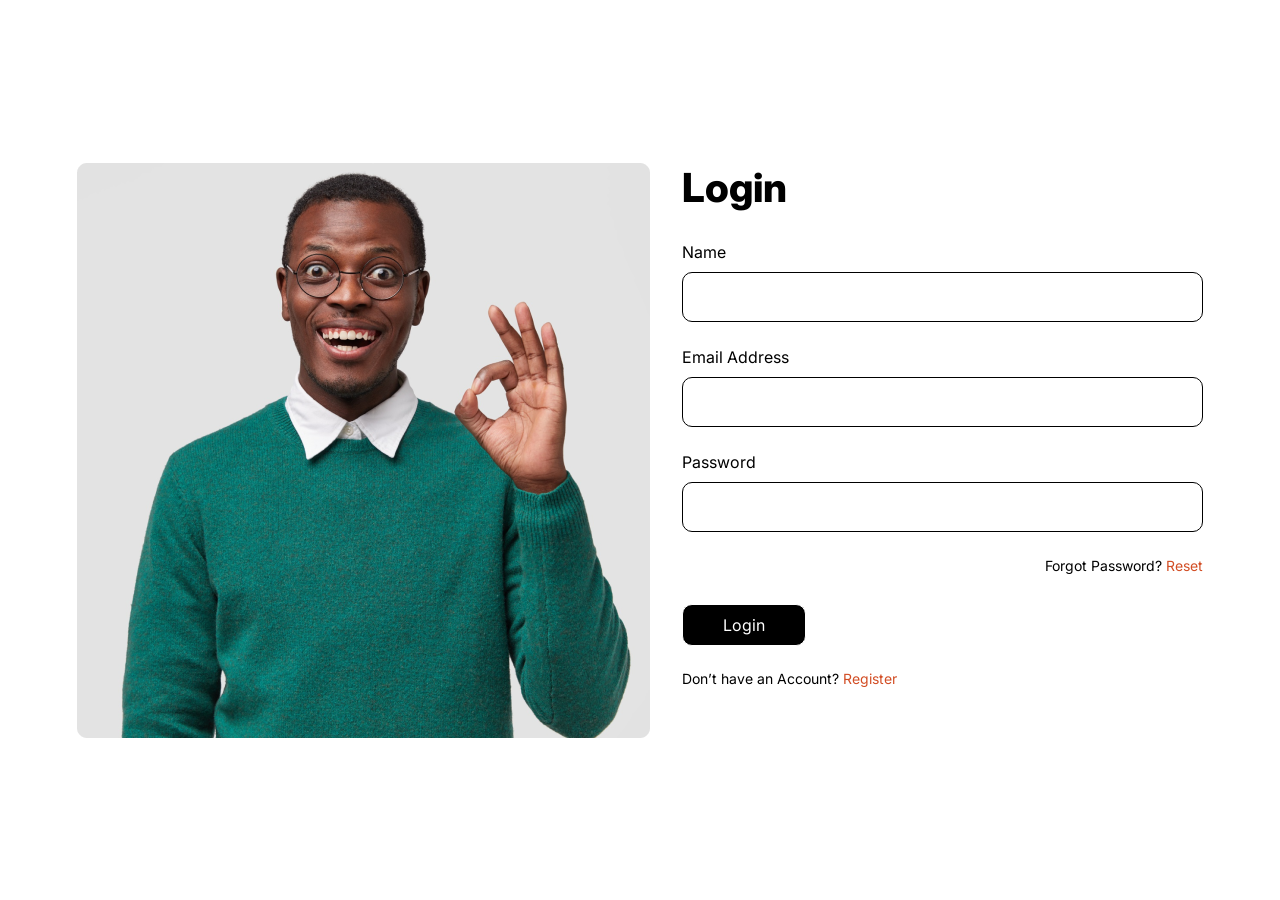
<file: index.html>
<!DOCTYPE html>
<html lang="en">
  <head>
    <meta charset="UTF-8" />
    <meta name="viewport" content="width=device-width, initial-scale=1.0" />
    <!-- link to Google font (Inter) -->
    <link rel="preconnect" href="https://fonts.googleapis.com" />
    <link rel="preconnect" href="https://fonts.gstatic.com" crossorigin />
    <link
      href="https://fonts.googleapis.com/css2?family=Inter:wght@100;200;300;400;500;600;700;800;900&display=swap"
      rel="stylesheet"
    />
    <!-- link to style css -->
    <link rel="stylesheet" href="css/style.css" />
    <title>Backend Main Project | Login</title>
  </head>
  <body class="body__center">
    <main class="main-form">
      <!-- form image -->
      <div class="main-form__img">
        <img
          class="main-form__img-image"
          src="img/login_img.png"
          alt="Login image"
        />
      </div>
      <!-- form -->
      <form action="#" method="post" class="main-form__form">
        <!-- form heading -->
        <div class="heading"><h1 class="heading__header">Login</h1></div>
        <!-- form fields -->
        <div class="main-form__form-fields">
          <fieldset class="main-form__form-fieldset">
            <label for="name" class="main-form__form-label">Name</label>
            <input
              type="text"
              class="main-form__form-input"
              name="name"
              id="name"
            />
          </fieldset>
          <fieldset class="main-form__form-fieldset">
            <label for="email" class="main-form__form-label"
              >Email Address</label
            >
            <input
              type="email"
              class="main-form__form-input"
              name="email"
              id="email"
            />
          </fieldset>
          <fieldset class="main-form__form-fieldset">
            <label for="password" class="main-form__form-label">Password</label>
            <input
              type="password"
              class="main-form__form-input"
              name="password"
              id="password"
            />
          </fieldset>
          <!-- action section -->
          <div class="action__call">
            Forgot Password?
            <a href="change-password.html" target="_blank" class="action__link"
              >Reset</a
            >
          </div>
        </div>

        <div class="main-form__form-action">
          <!-- button container -->
          <div class="btn__container">
            <button type="submit" class="btn btn--dark">Login</button>
          </div>
          <!-- action section -->
          <div class="action__call flex-start">
            Don’t have an Account?
            <a href="registration.html" target="_blank" class="action__link"
              >Register</a
            >
          </div>
        </div>
      </form>
    </main>
  </body>
</html>
</file>
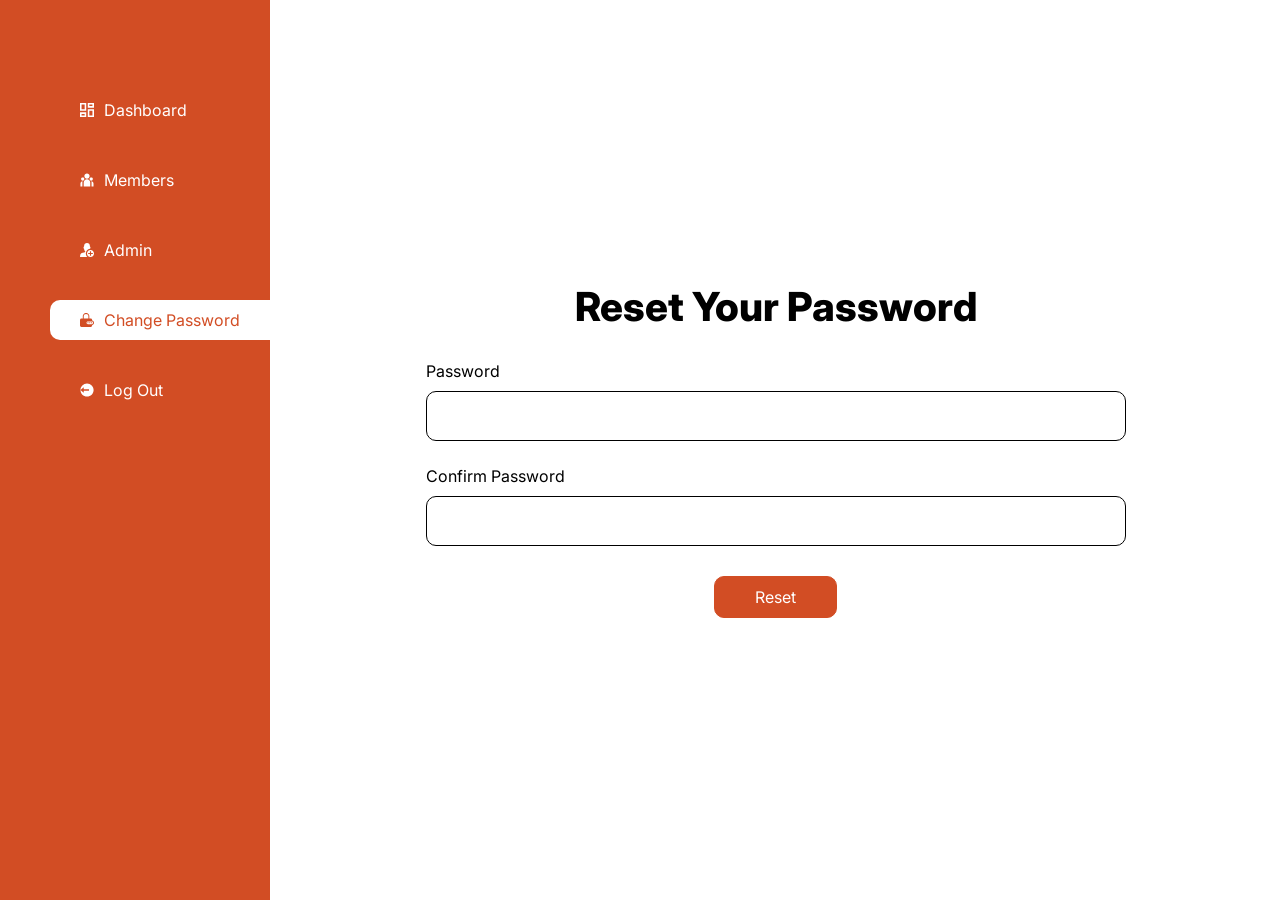
<file: change-password.html>
<!DOCTYPE html>
<html lang="en">
  <head>
    <meta charset="UTF-8" />
    <meta name="viewport" content="width=device-width, initial-scale=1.0" />
    <!-- link to Google font (Inter) -->
    <link rel="preconnect" href="https://fonts.googleapis.com" />
    <link rel="preconnect" href="https://fonts.gstatic.com" crossorigin />
    <link
      href="https://fonts.googleapis.com/css2?family=Inter:wght@100;200;300;400;500;600;700;800;900&display=swap"
      rel="stylesheet"
    />
    <!-- link to style css -->
    <link rel="stylesheet" href="css/style.css" />
    <title>Backend Main Project | Change Password</title>
  </head>
  <body>
    <div class="content">
      <nav class="sidebar__nav sidebar2">
        <ul class="sidebar__nav-list">
          <li class="sidebar__nav-item">
            <a href="dashboard.html" class="sidebar__nav-link">
              <svg class="icon icon-xsmall">
                <use xlink:href="img/sprite.svg#icon-dashbord_icon"></use>
              </svg> 
              <span>Dashboard</span>
            </a>
          </li>
          <li class="sidebar__nav-item">
            <a href="members.html" class="sidebar__nav-link">
              <svg class="icon icon-xsmall">
                <use xlink:href="img/sprite.svg#icon-member_icon"></use>
              </svg> 
              <span>Members</span>
            </a>
          </li>
          <li class="sidebar__nav-item">
            <a href="#" class="sidebar__nav-link">
              <svg class="icon icon-xsmall">
                <use xlink:href="img/sprite.svg#icon-admin_icon"></use>
              </svg> 
              <span>Admin</span>
            </a>
          </li>
          <li class="sidebar__nav-item active">
            <a href="change-password.html" class="sidebar__nav-link">
              <svg class="icon icon-xsmall">
                <use xlink:href="img/sprite.svg#icon-lock_icon"></use>
              </svg> 
              <span>Change Password</span>
            </a>
          </li>
          <li class="sidebar__nav-item">
            <a href="#" class="sidebar__nav-link">
              <svg class="icon icon-xsmall">
                <use xlink:href="img/sprite.svg#icon-logout_icon"></use>
              </svg> 
              <span>Log Out</span>
            </a>
          </li>
        </ul>
      </nav>
      <main class="main__password">
        <!-- <header class="header">
          <form action="#" class="header__form">
            <button type="submit" class="header__form-search">
              <svg class="icon icon-xsmall">
                <use xlink:href="img/sprite.svg#icon-search_icon"></use>
              </svg>
            </button>
            <input class="header__form-input" type="text" placeholder="Search">
          </form>

          <div class="profile">
            <div class="profile__box"><img src="img/profile.png" alt="Profile Photo"></div>
            <span>Hello Ifeanyi!</span>
          </div>
        </header> -->
        <form action="#" method="post" class="main__password-form">
          <!-- form heading -->
          <div class="heading"><h1 class="heading__header">Reset Your Password</h1></div>
          <!-- form fields -->
          <div class="main-form__form-fields">
            <fieldset class="main-form__form-fieldset">
              <label for="userpassword" class="main-form__form-label">Password</label>
              <input type="password" class="main-form__form-input" name="password" id="userpassword" />
            </fieldset>
            <fieldset class="main-form__form-fieldset">
              <label for="conf_password" class="main-form__form-label">Confirm Password</label>
              <input
                type="password"
                class="main-form__form-input"
                name="conf_password"
                id="conf_password"
              />
            </fieldset>
          </div>
  
          <div class="main-form__form-action">
            <!-- button container -->
            <div class="btn__container">
              <button type="submit" class="btn btn--primary">Reset</button>
            </div>
          </div>
        </form>
      <main>
    </div>
  </body>
</html>
</file>
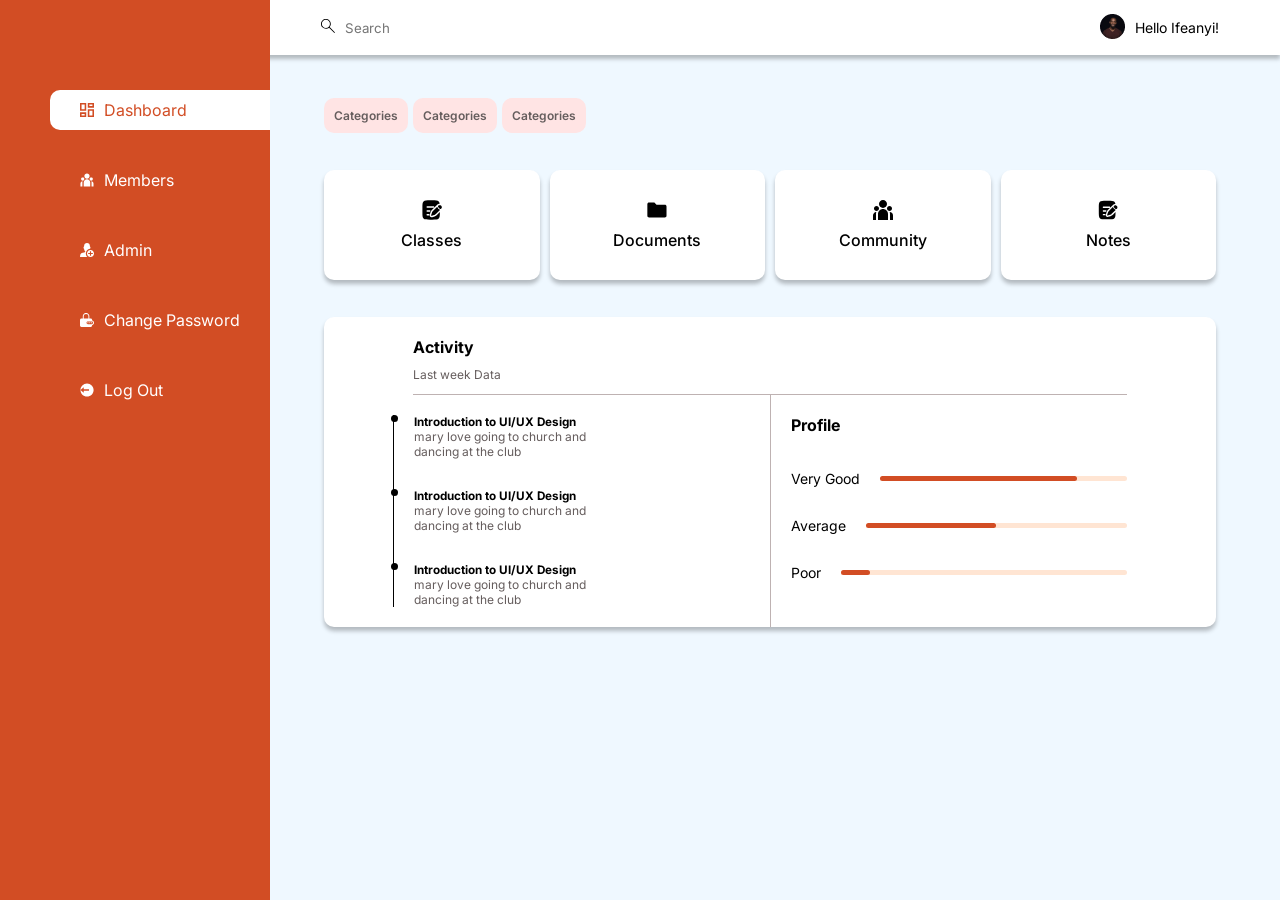
<file: dashboard.html>
<!DOCTYPE html>
<html lang="en">
  <head>
    <meta charset="UTF-8" />
    <meta name="viewport" content="width=device-width, initial-scale=1.0" />
    <!-- link to Google font (Inter) -->
    <link rel="preconnect" href="https://fonts.googleapis.com" />
    <link rel="preconnect" href="https://fonts.gstatic.com" crossorigin />
    <link
      href="https://fonts.googleapis.com/css2?family=Inter:wght@100;200;300;400;500;600;700;800;900&display=swap"
      rel="stylesheet"
    />
    <!-- link to style css -->
    <link rel="stylesheet" href="css/style.css" />
    <title>Backend Main Project | Dashboard</title>
  </head>
  <body class="body__color">
    <div class="content">
      <nav class="sidebar__nav">
        <ul class="sidebar__nav-list">
          <li class="sidebar__nav-item active">
            <a href="#" class="sidebar__nav-link">
              <svg class="icon icon-xsmall">
                <use xlink:href="img/sprite.svg#icon-dashbord_icon"></use>
              </svg> 
              <span>Dashboard</span>
            </a>
          </li>
          <li class="sidebar__nav-item">
            <a href="members.html" class="sidebar__nav-link">
              <svg class="icon icon-xsmall">
                <use xlink:href="img/sprite.svg#icon-member_icon"></use>
              </svg> 
              <span>Members</span>
            </a>
          </li>
          <li class="sidebar__nav-item">
            <a href="#" class="sidebar__nav-link">
              <svg class="icon icon-xsmall">
                <use xlink:href="img/sprite.svg#icon-admin_icon"></use>
              </svg> 
              <span>Admin</span>
            </a>
          </li>
          <li class="sidebar__nav-item">
            <a href="change-password.html" class="sidebar__nav-link">
              
              <svg class="icon icon-xsmall">
                <use xlink:href="img/sprite.svg#icon-lock_icon"></use>
              </svg> 
              <span>Change Password</span>
            </a>
          </li>
          <li class="sidebar__nav-item">
            <a href="#" class="sidebar__nav-link">
              <svg class="icon icon-xsmall">
                <use xlink:href="img/sprite.svg#icon-logout_icon"></use>
              </svg> 
              <span>Log Out</span>
            </a>
          </li>
        </ul>
      </nav>
      <main class="content__main">
        <header class="header">
          <form action="#" class="header__form">
            <button type="submit" class="header__form-search">
              <svg class="icon icon-xsmall">
                <use xlink:href="img/sprite.svg#icon-search_icon"></use>
              </svg>
            </button>
            <input class="header__form-input" type="text" placeholder="Search">
          </form>

          <div class="profile">
            <div class="profile__box"><img src="img/profile.png" alt="Profile Photo"></div>
            <span>Hello Ifeanyi!</span>
          </div>
        </header>
        <div class="content__body">
          <div class="content__container">
            <div class="content__quick-links">
              <a href="#" class="content__quick-item">Categories</a>
              <a href="#" class="content__quick-item">Categories</a>
              <a href="#" class="content__quick-item">Categories</a>
            </div>
            <div class="content__showbox">
              <div class="content__showbox-item">
                <svg class="icon icon-small">
                  <use xlink:href="img/sprite.svg#icon-classes_icon"></use>
                </svg>
                Classes
              </div>
              <div class="content__showbox-item">
                <svg class="icon icon-small">
                  <use xlink:href="img/sprite.svg#icon-document_icon"></use>
                </svg>
                Documents
              </div>
              <div class="content__showbox-item">
                <svg class="icon icon-small">
                  <use xlink:href="img/sprite.svg#icon-community_icon"></use>
                </svg>
                Community
              </div>
              <div class="content__showbox-item">
                <svg class="icon icon-small">
                  <use xlink:href="img/sprite.svg#icon-note_icon"></use>
                </svg>
                Notes
              </div>
            </div>
            <div class="content__activity">
              <div class="content__activity-title">
                <h2 class="content__activity-heading">Activity</h2>
                <p class="content__activity-paragraph">Last week Data</p>
              </div>
              <div class="content__activity-table">
                <div class="content__activity-scheme">
                  <div class="content__activity-info">
                    <h3 class="content__activity-info-heading">Introduction to UI/UX Design</h3>
                    <p class="content__activity-paragraph">mary love going to church and dancing at the club</p>
                    <span class="circle"></span>
                  </div>
                  <div class="content__activity-info">
                    <h3 class="content__activity-info-heading">Introduction to UI/UX Design</h3>
                    <p class="content__activity-paragraph">mary love going to church and dancing at the club</p>
                    <span class="circle"></span>
                  </div>
                  <div class="content__activity-info">
                    <h3 class="content__activity-info-heading">Introduction to UI/UX Design</h3>
                    <p class="content__activity-paragraph">mary love going to church and dancing at the club</p>
                    <span class="circle"></span>
                  </div>
                </div>
                <div class="content__activity-profile">
                  <h2 class="content__activity-heading m-b-none">Profile</h2>

                  <div class="content__activity-progress">
                    <div class="content__activity-rating">
                      <span class="content__activity-score">Very Good</span><span class="content__activity-tab">
                        <span class="percent percent-1"></span>
                      </span>
                    </div>
                    <div class="content__activity-rating">
                      <span class="content__activity-score">Average</span><span class="content__activity-tab"><span class="percent percent-2"></span></span>
                    </div>
                    <div class="content__activity-rating">
                      <span class="content__activity-score">Poor</span><span class="content__activity-tab"><span class="percent percent-3"></span></span>
                    </div>
                  </div>
                </div>
              </div>
            </div>
          </div>
        </div>
      <main>
    </div>
  </body>
</html>
</file>
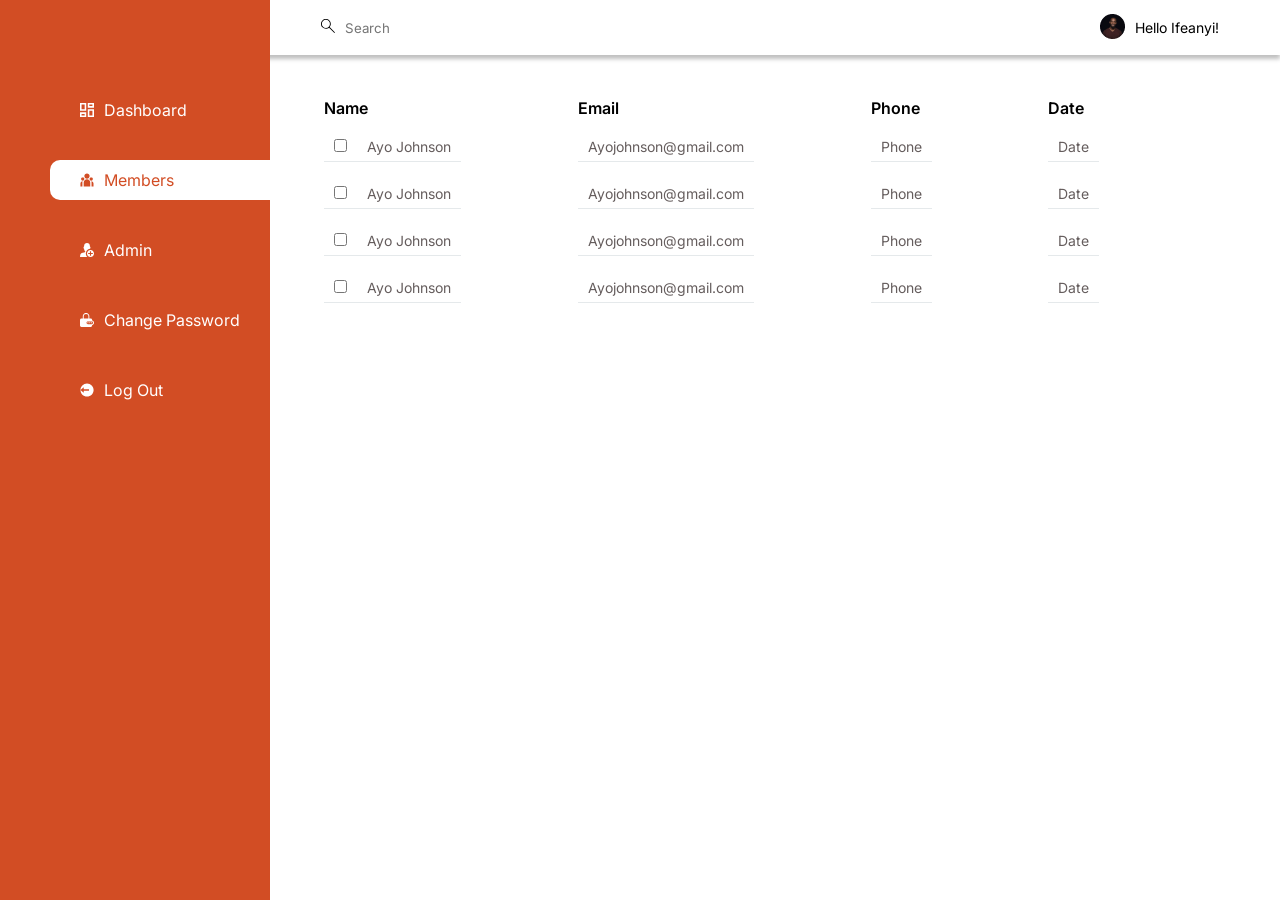
<file: members.html>
<!DOCTYPE html>
<html lang="en">
  <head>
    <meta charset="UTF-8" />
    <meta name="viewport" content="width=device-width, initial-scale=1.0" />
    <!-- link to Google font (Inter) -->
    <link rel="preconnect" href="https://fonts.googleapis.com" />
    <link rel="preconnect" href="https://fonts.gstatic.com" crossorigin />
    <link
      href="https://fonts.googleapis.com/css2?family=Inter:wght@100;200;300;400;500;600;700;800;900&display=swap"
      rel="stylesheet"
    />
    <!-- link to style css -->
    <link rel="stylesheet" href="css/style.css" />
    <title>Backend Main Project | Members</title>
  </head>
  <body class="">
    <div class="content">
      <nav class="sidebar__nav">
        <ul class="sidebar__nav-list">
          <li class="sidebar__nav-item">
            <a href="dashboard.html" class="sidebar__nav-link">
              <svg class="icon icon-xsmall">
                <use xlink:href="img/sprite.svg#icon-dashbord_icon"></use>
              </svg> 
              <span>Dashboard</span>
            </a>
          </li>
          <li class="sidebar__nav-item active">
            <a href="#" class="sidebar__nav-link">
              <svg class="icon icon-xsmall">
                <use xlink:href="img/sprite.svg#icon-member_icon"></use>
              </svg> 
              <span>Members</span>
            </a>
          </li>
          <li class="sidebar__nav-item">
            <a href="#" class="sidebar__nav-link">
              <svg class="icon icon-xsmall">
                <use xlink:href="img/sprite.svg#icon-admin_icon"></use>
              </svg> 
              <span>Admin</span>
            </a>
          </li>
          <li class="sidebar__nav-item">
            <a href="change-password.html" class="sidebar__nav-link">
              
              <svg class="icon icon-xsmall">
                <use xlink:href="img/sprite.svg#icon-lock_icon"></use>
              </svg> 
              <span>Change Password</span>
            </a>
          </li>
          <li class="sidebar__nav-item">
            <a href="#" class="sidebar__nav-link">
              <svg class="icon icon-xsmall">
                <use xlink:href="img/sprite.svg#icon-logout_icon"></use>
              </svg> 
              <span>Log Out</span>
            </a>
          </li>
        </ul>
      </nav>
      <main class="content__main">
        <header class="header">
          <form action="#" class="header__form">
            <button type="submit" class="header__form-search">
              <svg class="icon icon-xsmall">
                <use xlink:href="img/sprite.svg#icon-search_icon"></use>
              </svg>
            </button>
            <input class="header__form-input" type="text" placeholder="Search">
          </form>

          <div class="profile">
            <div class="profile__box"><img src="img/profile.png" alt="Profile Photo"></div>
            <span>Hello Ifeanyi!</span>
          </div>
        </header>
        <div class="content__body">
          <div class="content__container">

            <!-- <table>
              <thead>
                  <tr>
                      <th>Name</th>
                      <th>Email</th>
                      <th>Phone</th>
                      <th>Date</th>
                  </tr>
              </thead>
              <tbody>
                <tr>
                    <td><span class="span_border"><input type="checkbox" class="checkbox-icon"></span>John Doe</td>
                    <td>john.doe@example.com</td>
                    <td>123-456-7890</td>
                    <td>2023-11-11 
                      <svg class="icon icon-xsmall edit-icon">
                        <use xlink:href="img/sprite.svg#icon-edit_icon"></use>
                      </svg>
                    </td>
                </tr>
                <tr>
                    <td><span class="span_border"><input type="checkbox" class="checkbox-icon"></span>John Doe</td>
                    <td>john.doe@example.com</td>
                    <td>123-456-7890</td>
                    <td>2023-11-11 
                      <svg class="icon icon-xsmall edit-icon">
                        <use xlink:href="img/sprite.svg#icon-edit_icon"></use>
                      </svg>
                    </td>
                </tr>
                <tr>
                    <td><span class="span_border"><input type="checkbox" class="checkbox-icon"></span>John Doe</td>
                    <td>john.doe@example.com</td>
                    <td>123-456-7890</td>
                    <td>2023-11-11 
                      <svg class="icon icon-xsmall edit-icon">
                        <use xlink:href="img/sprite.svg#icon-edit_icon"></use>
                      </svg>
                    </td>
                </tr>
                <tr>
                    <td><span class="span_border"><input type="checkbox" class="checkbox-icon"></span>John Doe</td>
                    <td>john.doe@example.com</td>
                    <td>123-456-7890</td>
                    <td>2023-11-11 
                      <svg class="icon icon-xsmall edit-icon">
                        <use xlink:href="img/sprite.svg#icon-edit_icon"></use>
                      </svg>
                    </td>
                </tr>
              </tbody>
          </table> -->

            

            <div class="table">
              <div class="table__col">
                <div class="table__title">Name</div>
                <div class="table__item"><span><input type="checkbox"></span><span>Ayo Johnson</span></div>
                <div class="table__item"><span><input type="checkbox"></span><span>Ayo Johnson</span></div>
                <div class="table__item"><span><input type="checkbox"></span><span>Ayo Johnson</span></div>
                <div class="table__item"><span><input type="checkbox"></span><span>Ayo Johnson</span></div>
              </div>
              <div class="table__col">
                <div class="table__title">Email</div>
                <div class="table__item"><span>Ayojohnson@gmail.com</span></div>
                <div class="table__item"><span>Ayojohnson@gmail.com</span></div>
                <div class="table__item"><span>Ayojohnson@gmail.com</span></div>
                <div class="table__item"><span>Ayojohnson@gmail.com</span></div>
              </div>
              <div class="table__col">
                <div class="table__title">Phone</div>
                <div class="table__item"><span>Phone</span></div>
                <div class="table__item"><span>Phone</span></div>
                <div class="table__item"><span>Phone</span></div>
                <div class="table__item"><span>Phone</span></div>
              </div>
              <div class="table__col">
                <div class="table__title">Date</div>
                <div class="table__item"><span>Date</span>
                  <!-- <span><svg icon icon-xsmall><use xlink:href="img/sprite.svg#icon-edit_icon"></use></svg></span> -->
                </div>
                <div class="table__item"><span>Date</span>
                  <!-- <span><svg icon icon-xsmall><use xlink:href="img/sprite.svg#icon-edit_icon"></use></svg></span> -->
                </div>
                <div class="table__item"><span>Date</span>
                  <!-- <span><svg icon icon-xsmall><use xlink:href="img/sprite.svg#icon-edit_icon"></use></svg></span> -->
                </div>
                <div class="table__item"><span>Date</span>
                  <!-- <span><svg icon icon-xsmall><use xlink:href="img/sprite.svg#icon-edit_icon"></use></svg></span> -->
                </div>
              </div>
            </div>
            
          </div>
        </div>
      <main>
    </div>
  </body>
</html>
</file>
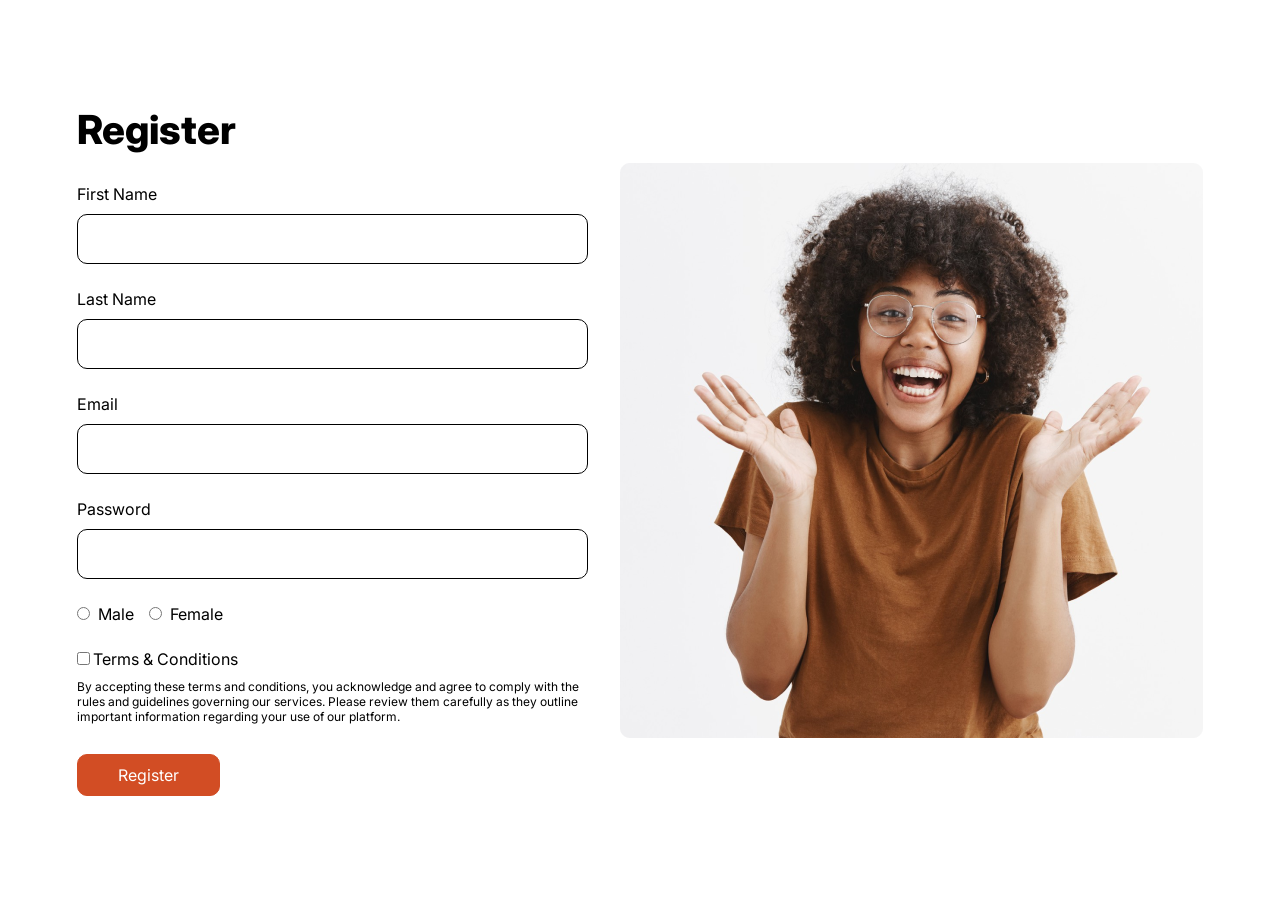
<file: registration.html>
<!DOCTYPE html>
<html lang="en">
  <head>
    <meta charset="UTF-8" />
    <meta name="viewport" content="width=device-width, initial-scale=1.0" />
    <!-- link to Google font (Inter) -->
    <link rel="preconnect" href="https://fonts.googleapis.com" />
    <link rel="preconnect" href="https://fonts.gstatic.com" crossorigin />
    <link
      href="https://fonts.googleapis.com/css2?family=Inter:wght@100;200;300;400;500;600;700;800;900&display=swap"
      rel="stylesheet"
    />
    <!-- link to style css -->
    <link rel="stylesheet" href="css/style.css" />
    <title>Backend Main Project | Registration</title>
  </head>
  <body class="body__center">
    <main class="main-form">
      <!-- form -->
      <form action="#" method="post" class="main-form__form">
        <!-- form heading -->
        <div class="heading"><h1 class="heading__header">Register</h1></div>
        <!-- form fields -->
        <div class="main-form__form-fields">
          <fieldset class="main-form__form-fieldset">
            <label for="firstname" class="main-form__form-label"
              >First Name</label
            >
            <input
              type="text"
              class="main-form__form-input"
              name="firstname"
              id="firstname"
            />
          </fieldset>
          <fieldset class="main-form__form-fieldset">
            <label for="lastname" class="main-form__form-label"
              >Last Name</label
            >
            <input
              type="text"
              class="main-form__form-input"
              name="lastname"
              id="lastname"
            />
          </fieldset>
          <fieldset class="main-form__form-fieldset">
            <label for="email" class="main-form__form-label">Email</label>
            <input
              type="email"
              class="main-form__form-input"
              name="email"
              id="email"
            />
          </fieldset>
          <fieldset class="main-form__form-fieldset">
            <label for="password" class="main-form__form-label">Password</label>
            <input
              type="password"
              class="main-form__form-input"
              name="password"
              id="password"
            />
          </fieldset>
          <div class="form__radio">
            <fieldset class="main-form__form-fieldset m-r-small">
              <input
                type="radio"
                class="main-form__form-radio"
                name="gender"
                id="male"
                value="Male"
              />
              <label for="male" class="main-form__form-label label-inline"
                >Male</label
              >
            </fieldset>
            <fieldset class="main-form__form-fieldset">
              <input
                type="radio"
                class="main-form__form-radio"
                name="gender"
                id="female"
                value="Female"
              />
              <label for="female" class="main-form__form-label label-inline"
                >Female</label
              >
            </fieldset>
          </div>
          <div class="main-form__form-terms">
            <fieldset class="main-form__form-fieldset">
              <input
                type="checkbox"
                name="checkbox"
                value="accepted"
                id="terms_checkbox"
              />
              <label
                for="terms_checkbox"
                class="main-form__form-label label-inline"
                >Terms & Conditions</label
              >
            </fieldset>
            <p class="text-xsmall">
              By accepting these terms and conditions, you acknowledge and agree
              to comply with the rules and guidelines governing our services.
              Please review them carefully as they outline important information
              regarding your use of our platform.
            </p>
          </div>
        </div>

        <div class="main-form__form-action">
          <!-- button container -->
          <div class="btn__container">
            <button type="submit" class="btn btn--primary">Register</button>
          </div>
        </div>
      </form>

      <!-- form image -->
      <div class="main-form__img">
        <img
          class="main-form__img-image"
          src="img/register_img.png"
          alt="Registration image"
        />
      </div>
    </main>
  </body>
</html>
</file>
<file: css/style.css>
:root{--primary-color: #d24d24;--primary-color-light: #fff;--secondary-color: #000;--tertiary-color: #eff8ff;--text-color-1: #655d5d;--text-color-2: #615c5c;--text-color-3: #f8e9df;--text-color-4: rgba(37, 44, 50, 1);--light-pink: #ffe4e4;--transition: 0.25s ease-in-out;--radius: 1rem;--shadow: 0px 4px 4px 0px rgba(0, 0, 0, 0.25)}*,*:before,*:after{padding:0;margin:0;box-sizing:inherit;font-family:inherit}html{font-size:62.5%;scroll-behavior:smooth}body{font-family:"Inter", sans-serif;box-sizing:border-box}h1{font-size:4rem;font-weight:800}.text-medium{font-size:1.6rem}.text-small{font-size:1.4rem}.text-xsmall{font-size:1.2rem}.body__center{display:flex;align-items:center}@media screen and (min-height: 56.25em){.body__center{height:100vh}}@media screen and (max-height: 56.25em){.body__center{padding-block:4rem}}.body__color{background-color:var(--tertiary-color)}.flex-start{justify-content:start !important}.label-inline{display:inline !important}.m-r-small{margin-right:1.5rem}.m-b-none{margin-bottom:0 !important}.sidebar2{height:100vh !important}.action__call{display:flex;justify-content:end;font-size:1.4rem}.action__link{color:var(--primary-color);text-decoration:none;margin-left:0.4rem}.action__link:hover{text-decoration:underline}.btn{padding:1rem 4rem;font-size:1.6rem;border-radius:var(--radius);color:var(--primary-color-light);cursor:pointer}.btn--dark{border:1px solid;background-color:var(--secondary-color)}.btn--dark:hover{background-color:transparent;color:var(--secondary-color)}.btn--primary{border:1px solid var(--primary-color);background-color:var(--primary-color)}.btn--primary:hover{background-color:transparent;color:var(--primary-color)}.main-form{display:flex;gap:3.2rem;margin-inline:6%;width:100%}@media screen and (max-width: 75em){.main-form{flex-direction:column}}.main-form__img{display:flex;justify-content:center;align-items:center}@media screen and (max-width: 75em){.main-form__img{display:none}}.main-form__form{display:flex;flex-direction:column;gap:3rem;width:100%;flex:1}@media screen and (max-width: 75em){.main-form__form{order:-1}}.main-form__form-action{display:flex;flex-direction:column;justify-content:start;gap:2.4rem}.main-form__form-terms{display:flex;flex-direction:column;gap:1rem}.main-form__form-fields{display:flex;flex-direction:column;gap:2.5rem}.main-form__form-fieldset{border:none;outline:none}.main-form__form-label{display:block;margin-bottom:1rem;font-size:1.6rem}.main-form__form-radio{margin-right:5px}.main-form__form-input{border-radius:var(--radius);border:1px solid;outline:none;height:5rem;width:100%;padding-inline:1rem;font-size:1.6rem}.icon{display:inline-block;width:1em;height:1em;stroke-width:0;stroke:currentColor;fill:currentColor}.icon-small{width:2rem;height:2rem}.icon-xsmall{width:1.4rem;height:1.4rem}.edit-icon{margin-left:2rem}.table{display:flex}.table__col{flex-grow:1}.table__title{font-size:1.6rem;font-weight:600;margin-bottom:2rem}.table__item{margin-bottom:3rem}.table__item span{border-bottom:1px solid #e5e9eb;padding:0.6rem 1rem}.table__item{font-size:1.4rem;color:var(--text-color-1)}.header{background-color:var(--primary-color-light);flex-basis:5.5rem;box-shadow:var(--shadow);display:flex;align-items:center;justify-content:space-between;padding-inline:6%}.header__form{display:flex;align-items:center}.header__form-search{background:transparent;border:none;margin-right:1rem}.header__form-input{border:none;outline:none}.sidebar__nav{background-color:var(--primary-color);flex-basis:27.8rem;height:120vh}@media screen and (min-width: 56.25em){.sidebar__nav{position:fixed}}@media screen and (max-width: 56.25em){.sidebar__nav{flex-basis:0;height:auto}}.sidebar__nav-list{margin-top:9rem;margin-left:5rem;list-style:none;display:flex;flex-direction:column;gap:3rem}@media screen and (max-width: 56.25em){.sidebar__nav-list{flex-direction:row;margin-top:0;margin-left:0;gap:0}}.sidebar__nav-item{color:var(--primary-color-light);border-radius:1rem 0 0 1rem}@media screen and (max-width: 56.25em){.sidebar__nav-item{border-radius:0;text-align:center;flex:1;display:flex;align-items:center;justify-content:center}}.sidebar__nav-item:hover,.sidebar__nav-item.active{background-color:var(--primary-color-light);color:var(--primary-color)}.sidebar__nav-link{padding:1rem 3rem;font-size:1.6rem;display:flex;align-items:center;gap:1rem;text-decoration:none;color:inherit}@media screen and (max-width: 56.25em){.sidebar__nav-link{flex-direction:column;font-size:1.2rem}}@media screen and (max-width: 37.5em){.sidebar__nav-link{padding-inline:0}}.sidebar__nav-link span{white-space:nowrap}@media screen and (max-width: 37.5em){.sidebar__nav-link span{display:none}}.main__password{flex:1;display:flex;align-items:center;justify-content:center;height:100vh}@media screen and (min-width: 56.25em){.main__password{margin-left:27.1rem}}.main__password-form{display:flex;flex-direction:column;align-items:center;gap:3rem;flex:0 1 70rem;margin-inline:1rem}@media screen and (max-width: 56.25em){.main__password-form{margin-top:5rem}}.main-form__form-fields{width:100%}.content{display:flex}@media screen and (max-width: 56.25em){.content{flex-direction:column}}.content__main{flex-grow:1;display:flex;flex-direction:column}@media screen and (min-width: 56.25em){.content__main{margin-left:26rem}}.content__container{margin-block:4.3rem;margin-inline:5vw;height:100%;display:flex;flex-direction:column;gap:3.7rem}.content__quick-links{display:flex;gap:0.5rem}.content__quick-item{padding:1rem;background-color:var(--light-pink);color:var(--text-color-1);text-decoration:none;font-size:1.2rem;font-weight:600;border-radius:var(--radius)}.content__showbox{display:grid;grid-template-columns:repeat(4, 1fr);gap:1rem}@media screen and (max-width: 75em){.content__showbox{grid-template-columns:repeat(2, 1fr)}}.content__showbox-item{background-color:var(--primary-color-light);font-size:1.6rem;font-weight:500;display:flex;flex-direction:column;gap:1rem;align-items:center;justify-content:center;padding-block:3rem;border-radius:var(--radius);box-shadow:var(--shadow)}.content__showbox-item:hover{background-color:var(--secondary-color);color:var(--text-color-3)}.content__activity{background-color:var(--primary-color-light);border-radius:var(--radius);box-shadow:var(--shadow);padding:2rem 10% 0 10%}@media screen and (max-width: 37.5em){.content__activity{padding-bottom:2rem}}.content__activity-title{border-bottom:1px solid #beb2b2;padding-bottom:1.2rem}.content__activity-heading{margin-bottom:1rem;font-size:1.6rem}.content__activity-paragraph{color:var(--text-color-1);font-size:1.2rem}.content__activity-table{display:flex}@media screen and (max-width: 37.5em){.content__activity-table{flex-direction:column}}.content__activity-scheme{flex:1;display:flex;flex-direction:column;align-items:start;gap:3rem;transform:translateX(-2rem);padding-left:2rem;margin-block:2rem;border-left:1px solid var(--secondary-color)}@media screen and (max-width: 37.5em){.content__activity-scheme{transform:translateX(0);margin-bottom:0}}.content__activity-profile{border-left:1px solid #beb2b2;flex:1;padding:2rem 0rem 2rem 2rem;display:flex;flex-direction:column;gap:3.5rem}@media screen and (max-width: 37.5em){.content__activity-profile{border-color:var(--secondary-color);padding-top:4rem}}.content__activity-rating{display:flex;align-items:center;justify-content:space-between;gap:2rem;font-size:1.4rem}.content__activity-score{white-space:nowrap}.content__activity-tab{display:flex;height:5.7px;position:relative;background-color:#ffe5d3;flex:0 1 30rem;border-radius:10rem}.content__activity-progress{display:flex;flex-direction:column;gap:3rem}.content__activity-info{width:60%;position:relative}@media screen and (max-width: 1200px){.content__activity-info{width:100%}}.profile{display:flex;align-items:center;gap:1rem;font-size:1.4rem}.circle{width:0.7rem;height:0.7rem;border-radius:50%;background-color:var(--secondary-color);position:absolute;top:0;left:-2.35rem}.percent{background-color:var(--primary-color);height:100%;border-radius:10rem}.percent-1{width:80%}.percent-2{width:50%}.percent-3{width:10%}.form__radio{display:flex}
</file>
